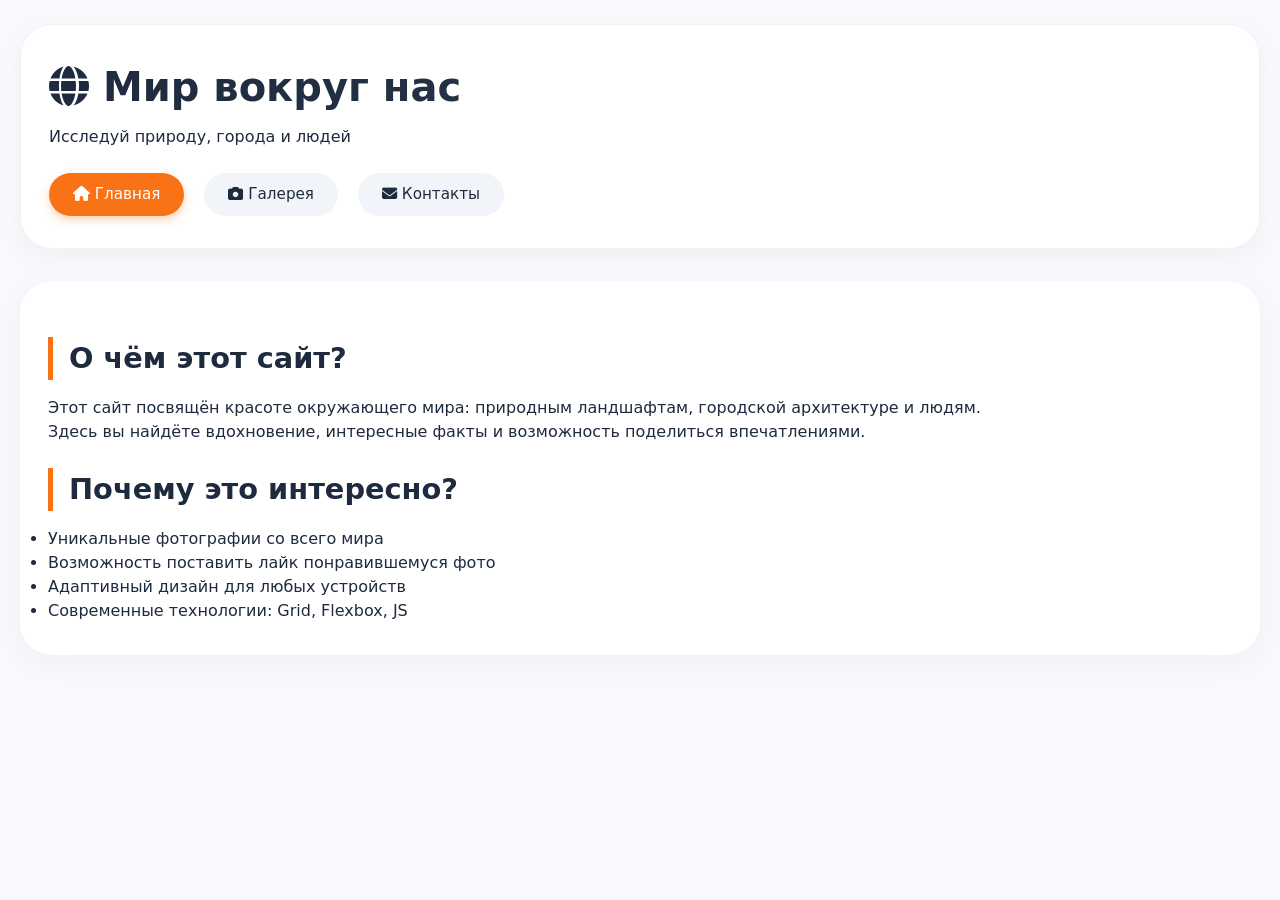
<file: index.html>
<!DOCTYPE html>
<html lang="ru">
<head>
  <meta charset="UTF-8">
  <meta name="viewport" content="width=device-width, initial-scale=1.0">
  <title>Мой тематический сайт</title>
  <link rel="stylesheet" href="style.css">
  <link rel="stylesheet" href="https://cdnjs.cloudflare.com/ajax/libs/font-awesome/6.4.0/css/all.min.css">
</head>
<body>

<header>
  <div class="header-content">
    <h1><i class="fas fa-globe"></i> Мир вокруг нас</h1>
    <p>Исследуй природу, города и людей</p>
  </div>
  <nav>
    <ul class="nav-grid">
      <li><a href="index.html" class="nav-link active"><i class="fas fa-home"></i> Главная</a></li>
      <li><a href="gallery.html" class="nav-link"><i class="fas fa-camera"></i> Галерея</a></li>
      <li><a href="contacts.html" class="nav-link"><i class="fas fa-envelope"></i> Контакты</a></li>
    </ul>
  </nav>
</header>

<main>
  <section>
    <h2>О чём этот сайт?</h2>
    <p>Этот сайт посвящён красоте окружающего мира: природным ландшафтам, городской архитектуре и людям.</p>
    <p>Здесь вы найдёте вдохновение, интересные факты и возможность поделиться впечатлениями.</p>

    <h2>Почему это интересно?</h2>
    <ul>
      <li>Уникальные фотографии со всего мира</li>
      <li>Возможность поставить лайк понравившемуся фото</li>
      <li>Адаптивный дизайн для любых устройств</li>
      <li>Современные технологии: Grid, Flexbox, JS</li>
    </ul>
  </section>
</main>

<script src="C:\Users\User\Desktop\Максим Смирнов 1ип-7-25\script.js"></script>
</body>
</html>
</file>
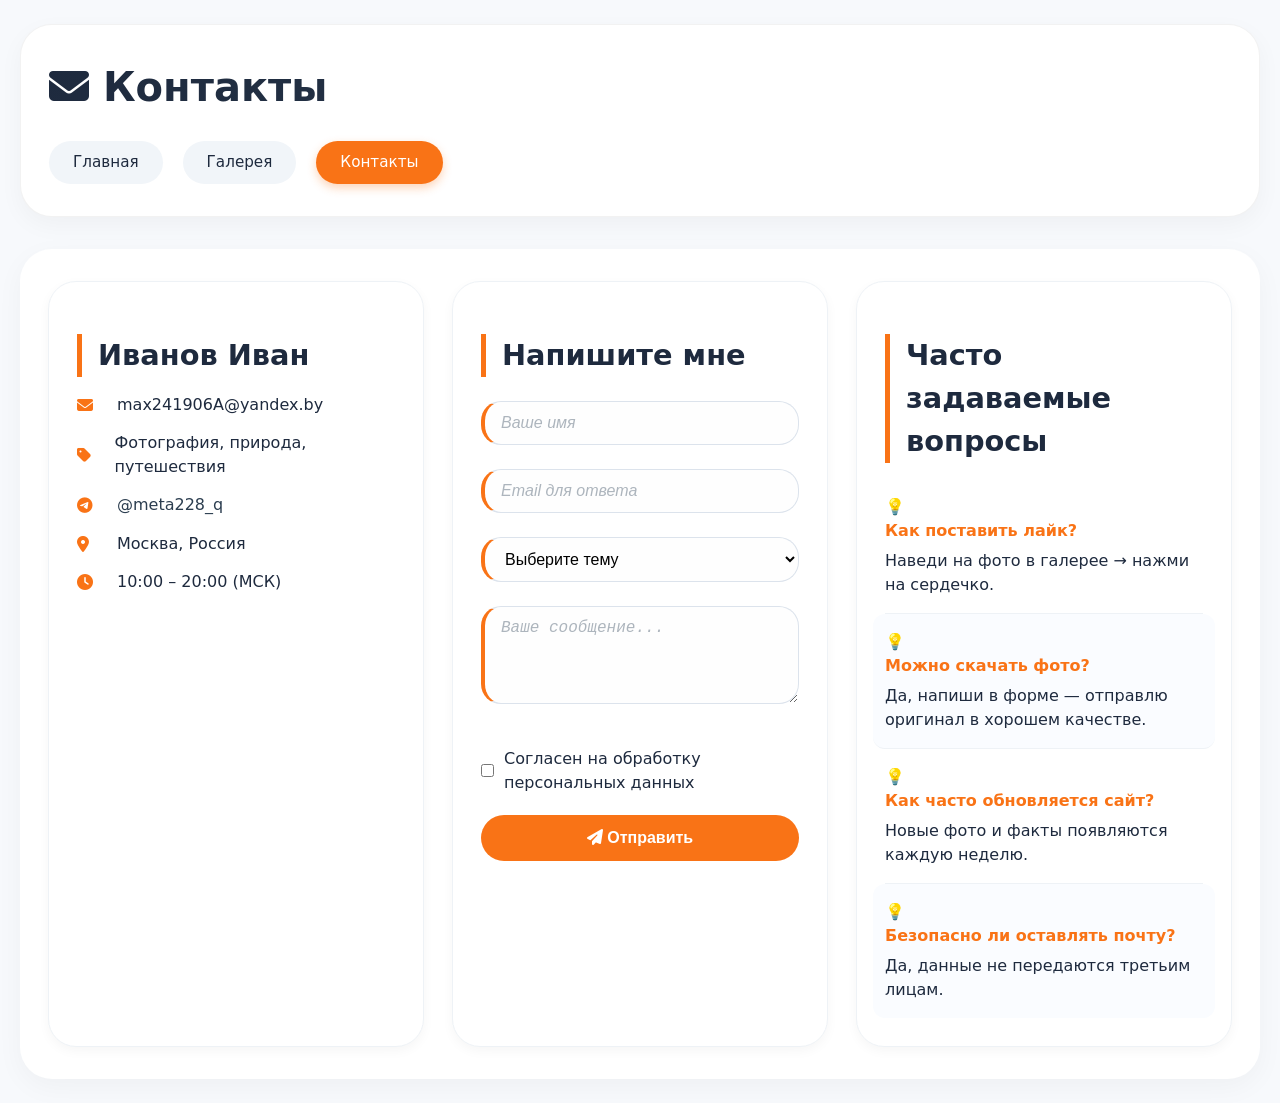
<file: contacts.html>
<!DOCTYPE html>
<html lang="ru">
<head>
  <meta charset="UTF-8">
  <meta name="viewport" content="width=device-width, initial-scale=1.0">
  <title>Контакты | Мир вокруг нас</title>
  <link rel="stylesheet" href="style.css">
  <link rel="stylesheet" href="https://cdnjs.cloudflare.com/ajax/libs/font-awesome/6.4.0/css/all.min.css">
</head>
<body>

<header>
  <h1><i class="fas fa-envelope"></i> Контакты</h1>
  <nav>
    <ul>
      <li><a href="index.html">Главная</a></li>
      <li><a href="gallery.html">Галерея</a></li>
      <li><a href="contacts.html" class="active">Контакты</a></li>
    </ul>
  </nav>
</header>

<main>
  <div class="contacts-grid">

    <div class="contact-card">
      <h2>Иванов Иван</h2>
      <p><i class="fas fa-envelope"></i> max241906A@yandex.by</p>
      <p><i class="fas fa-tag"></i> Фотография, природа, путешествия</p>
      <p><i class="fab fa-telegram"></i> <a href="#">@meta228_q</a></p>
      <p><i class="fas fa-map-marker-alt"></i> Москва, Россия</p>
      <p><i class="fas fa-clock"></i> 10:00 – 20:00 (МСК)</p>
    </div>

    <!-- Форма обратной связи -->
    <form class="contact-form">
      <h2>Напишите мне</h2>
      <input type="text" placeholder="Ваше имя" required>
      <input type="email" placeholder="Email для ответа" required>
      <select required>
        <option value="">Выберите тему</option>
        <option>Вопрос по сайту</option>
        <option>Сотрудничество</option>
        <option>Предложение</option>
        <option>Другое</option>
      </select>
      <textarea rows="4" placeholder="Ваше сообщение..." required></textarea>
      <label class="checkbox-group">
        <input type="checkbox" required>
        <span>Согласен на обработку персональных данных</span>
      </label>
      <button type="submit"><i class="fas fa-paper-plane"></i> Отправить</button>
    </form>

    <!-- FAQ блок -->
    <div class="faq-box">
      <h2>Часто задаваемые вопросы</h2>
      <div class="faq-item">
        <strong>Как поставить лайк?</strong>
        <p>Наведи на фото в галерее → нажми на сердечко.</p>
      </div>
      <div class="faq-item">
        <strong>Можно скачать фото?</strong>
        <p>Да, напиши в форме — отправлю оригинал в хорошем качестве.</p>
      </div>
      <div class="faq-item">
        <strong>Как часто обновляется сайт?</strong>
        <p>Новые фото и факты появляются каждую неделю.</p>
      </div>
      <div class="faq-item">
        <strong>Безопасно ли оставлять почту?</strong>
        <p>Да, данные не передаются третьим лицам.</p>
      </div>
    </div>

  </div>
</main>


</body>
</html>
</file>
<file: style.css>
/* ========== RESET ========== */
* {
  margin: 0;
  padding: 0;
  box-sizing: border-box;
}

body {
  font-family: 'Inter', system-ui, -apple-system, 'Segoe UI', Roboto, Helvetica, sans-serif;
  background: #f7f9fc;
  color: #1e2a3e;
  line-height: 1.5;
  padding: 24px 20px;
}

/* ========== ТИПОГРАФИКА ========== */
h1 {
  font-size: 2.5rem;
  font-weight: 700;
  background: linear-gradient(135deg, #1e2a3e, #2c3e50);
  background-clip: text;
  -webkit-background-clip: text;
  color: transparent;
  margin-bottom: 8px;
}

h2 {
  font-size: 1.8rem;
  font-weight: 600;
  color: #1e2a3e;
  margin: 24px 0 16px 0;
  border-left: 5px solid #f97316;
  padding-left: 16px;
}

h3 {
  font-size: 1.4rem;
  font-weight: 600;
  color: #2c3e50;
  margin-bottom: 12px;
}

/* ========== ШАПКА ========== */
header {
  background: white;
  border-radius: 32px;
  padding: 32px 28px;
  margin-bottom: 32px;
  box-shadow: 0 8px 24px rgba(0, 0, 0, 0.04);
  border: 1px solid rgba(0, 0, 0, 0.05);
}

/* ========== НАВИГАЦИЯ (FLEX) ========== */
nav ul {
  display: flex;
  gap: 20px;
  list-style: none;
  flex-wrap: wrap;
  margin-top: 24px;
}

nav ul li a {
  display: inline-block;
  padding: 10px 24px;
  background: #f1f5f9;
  color: #1e2a3e;
  text-decoration: none;
  font-weight: 500;
  border-radius: 40px;
  transition: all 0.2s ease;
  font-size: 0.95rem;
}

nav ul li a:hover {
  background: #f97316;
  color: white;
  transform: translateY(-2px);
}

nav ul li a.active {
  background: #f97316;
  color: white;
  box-shadow: 0 4px 10px rgba(249, 115, 22, 0.3);
}

/* ========== ОСНОВНОЙ КОНТЕНТ ========== */
main {
  max-width: 1280px;
  margin: 0 auto;
  background: white;
  border-radius: 32px;
  padding: 32px 28px;
  box-shadow: 0 8px 28px rgba(0, 0, 0, 0.04);
}

/* ========== ГАЛЕРЕЯ — GRID ========== */
.gallery-grid {
  display: grid;
  grid-template-columns: repeat(auto-fill, minmax(300px, 1fr));
  gap: 28px;
  margin: 32px 0;
}

.image-card {
  background: white;
  border-radius: 24px;
  overflow: hidden;
  transition: 0.25s ease;
  box-shadow: 0 4px 12px rgba(0, 0, 0, 0.05);
  border: 1px solid #eef2f6;
}

.image-card:hover {
  transform: translateY(-6px);
  box-shadow: 0 20px 30px -12px rgba(0, 0, 0, 0.15);
}

.card-image {
  position: relative;
  height: 220px;
  overflow: hidden;
  background: #eef2f6;
}

.card-image img {
  width: 100%;
  height: 100%;
  object-fit: cover;
  transition: 0.3s;
}

.image-card:hover .card-image img {
  transform: scale(1.03);
}

.image-card h3 {
  padding: 16px 16px 0 16px;
  font-size: 1.25rem;
}

.image-card p {
  padding: 8px 16px 20px 16px;
  color: #4a5b6e;
  font-size: 0.9rem;
}

/* кнопка лайка */
.like-btn {
  position: absolute;
  bottom: 12px;
  right: 12px;
  background: white;
  border: none;
  border-radius: 50px;
  padding: 8px 16px;
  font-size: 0.9rem;
  font-weight: 600;
  cursor: pointer;
  box-shadow: 0 2px 8px rgba(0, 0, 0, 0.1);
  transition: 0.2s;
  display: flex;
  align-items: center;
  gap: 6px;
}

.like-btn.liked {
  background: #f43f5e;
  color: white;
}

/* фильтры */
.filters {
  display: flex;
  gap: 12px;
  flex-wrap: wrap;
  margin-bottom: 24px;
}

.filter-btn {
  background: #f1f5f9;
  border: none;
  padding: 8px 20px;
  border-radius: 40px;
  font-weight: 500;
  cursor: pointer;
  transition: 0.2s;
}

.filter-btn.active {
  background: #f97316;
  color: white;
}

/* ========== КОНТАКТЫ — GRID ========== */
.contacts-grid {
  display: grid;
  grid-template-columns: repeat(auto-fit, minmax(320px, 1fr));
  gap: 28px;
}

.contact-card {
  background: white;
  border-radius: 28px;
  padding: 28px;
  border: 1px solid #eef2f6;
  transition: 0.2s;
  box-shadow: 0 4px 12px rgba(0, 0, 0, 0.04);
}

.contact-form {
  background: white;
  border-radius: 28px;
  padding: 28px;
  border: 1px solid #eef2f6;
  transition: 0.2s;
  box-shadow: 0 4px 12px rgba(0, 0, 0, 0.04);
}

.faq-box {
  background: white;
  border-radius: 28px;
  padding: 28px;
  border: 1px solid #eef2f6;
  transition: 0.2s;
  box-shadow: 0 4px 12px rgba(0, 0, 0, 0.04);
}

.contact-card:hover, .contact-form:hover, .faq-box:hover {
  transform: translateY(-4px);
  box-shadow: 0 12px 24px -12px rgba(0, 0, 0, 0.15);
}

.contact-card p {
  margin: 14px 0;
  display: flex;
  align-items: center;
  gap: 12px;
}

.contact-card i {
  width: 28px;
  color: #f97316;
}

.contact-card a {
  color: #2c3e50;
  text-decoration: none;
  border-bottom: 1px solid transparent;
}

.contact-card a:hover {
  color: #f97316;
  border-bottom-color: #f97316;
}

/* форма */
.contact-form input,
.contact-form select,
.contact-form textarea {
  width: 100%;
  padding: 12px 16px;
  margin: 8px 0 16px 0;
  border: 1px solid #dce3ec;
  border-radius: 20px;
  font-size: 1rem;
  background: #fefefe;
  transition: 0.2s;
}

.contact-form input:focus,
.contact-form select:focus,
.contact-form textarea:focus {
  border-color: #f97316;
  outline: none;
  box-shadow: 0 0 0 3px rgba(249, 115, 22, 0.1);
}

/* псевдоклассы для полей */
.contact-form input:required,
.contact-form select:required,
.contact-form textarea:required {
  border-left: 4px solid #f97316;
}

.contact-form input:required:valid,
.contact-form textarea:required:valid {
  border-left: 4px solid #10b981;
}

/* псевдоэлемент для placeholder */
.contact-form input::placeholder,
.contact-form textarea::placeholder {
  color: #adb5bd;
  font-style: italic;
  transition: 0.2s;
}

.contact-form input:focus::placeholder,
.contact-form textarea:focus::placeholder {
  opacity: 0.5;
  transform: translateX(5px);
}

.checkbox-group {
  display: flex;
  align-items: center;
  gap: 10px;
  margin: 20px 0;
  cursor: pointer;
}

.checkbox-group input {
  width: auto;
  margin: 0;
  cursor: pointer;
}

/* псевдокласс :checked + псевдоэлемент */
.checkbox-group input:checked + span::before {
  content: "✓ ";
  color: #10b981;
  font-weight: bold;
}

.checkbox-group span {
  transition: 0.2s;
}

.checkbox-group input:checked + span {
  color: #10b981;
}

.contact-form button[type="submit"] {
  background: #f97316;
  color: white;
  border: none;
  padding: 14px;
  width: 100%;
  border-radius: 40px;
  font-weight: 700;
  font-size: 1rem;
  cursor: pointer;
  transition: 0.2s;
}

.contact-form button[type="submit"]:hover {
  background: #ea580c;
  transform: scale(1.01);
}

.contact-form button[type="submit"]:active {
  transform: scale(0.98);
}

/* FAQ с псевдоэлементами и nth-child */
.faq-item {
  padding: 16px 0;
  border-bottom: 1px solid #eef2f6;
}

.faq-item:first-child {
  padding-top: 0;
}

.faq-item:last-child {
  border-bottom: none;
}

.faq-item:nth-child(odd) {
  background: #fafcff;
  margin: 0 -12px;
  padding-left: 12px;
  padding-right: 12px;
  border-radius: 12px;
}

.faq-item strong {
  display: block;
  color: #f97316;
  margin-bottom: 6px;
}

/* псевдоэлемент ::before для FAQ */
.faq-item::before {
  content: "💡";
  margin-right: 10px;
  display: inline-block;
}

/* выделение текста */
::selection {
  background: #f97316;
  color: white;
}

/* подвал */
footer {
  text-align: center;
  margin-top: 48px;
  padding: 28px;
  color: #6b7a8a;
  font-size: 0.85rem;
}

/* ========== АДАПТИВ ========== */
@media (max-width: 768px) {
  body {
    padding: 16px;
  }

  header, main {
    padding: 20px;
  }

  h1 {
    font-size: 1.8rem;
  }

  h2 {
    font-size: 1.4rem;
  }

  nav ul {
    justify-content: center;
    gap: 12px;
  }

  nav ul li a {
    padding: 8px 16px;
    font-size: 0.85rem;
  }

  .gallery-grid, .contacts-grid {
    grid-template-columns: 1fr;
    gap: 20px;
  }

  .contact-card, .contact-form, .faq-box {
    padding: 20px;
  }
}

/* анимация появления карточек */
@keyframes fadeInUp {
  from {
    opacity: 0;
    transform: translateY(20px);
  }
  to {
    opacity: 1;
    transform: translateY(0);
  }
}

.image-card, .contact-card, .contact-form, .faq-box {
  animation: fadeInUp 0.4s ease forwards;
}
</file>
